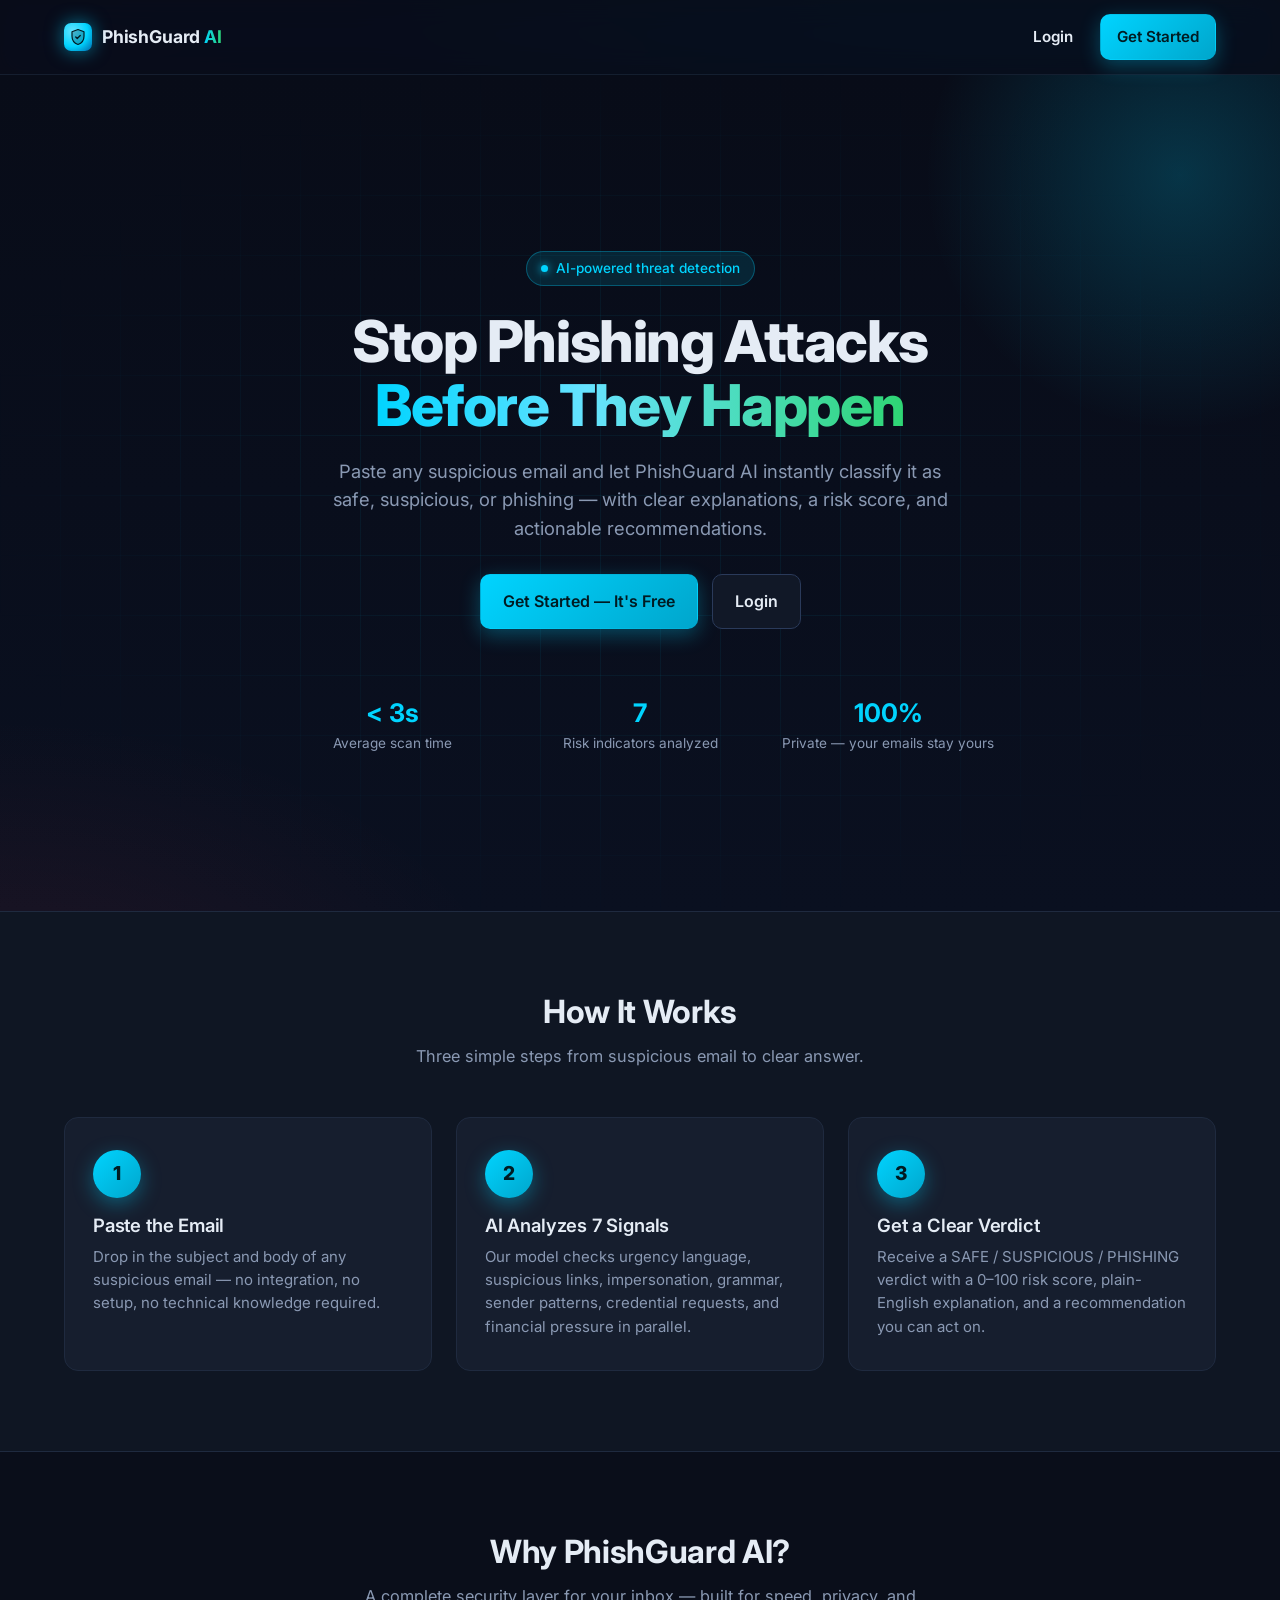
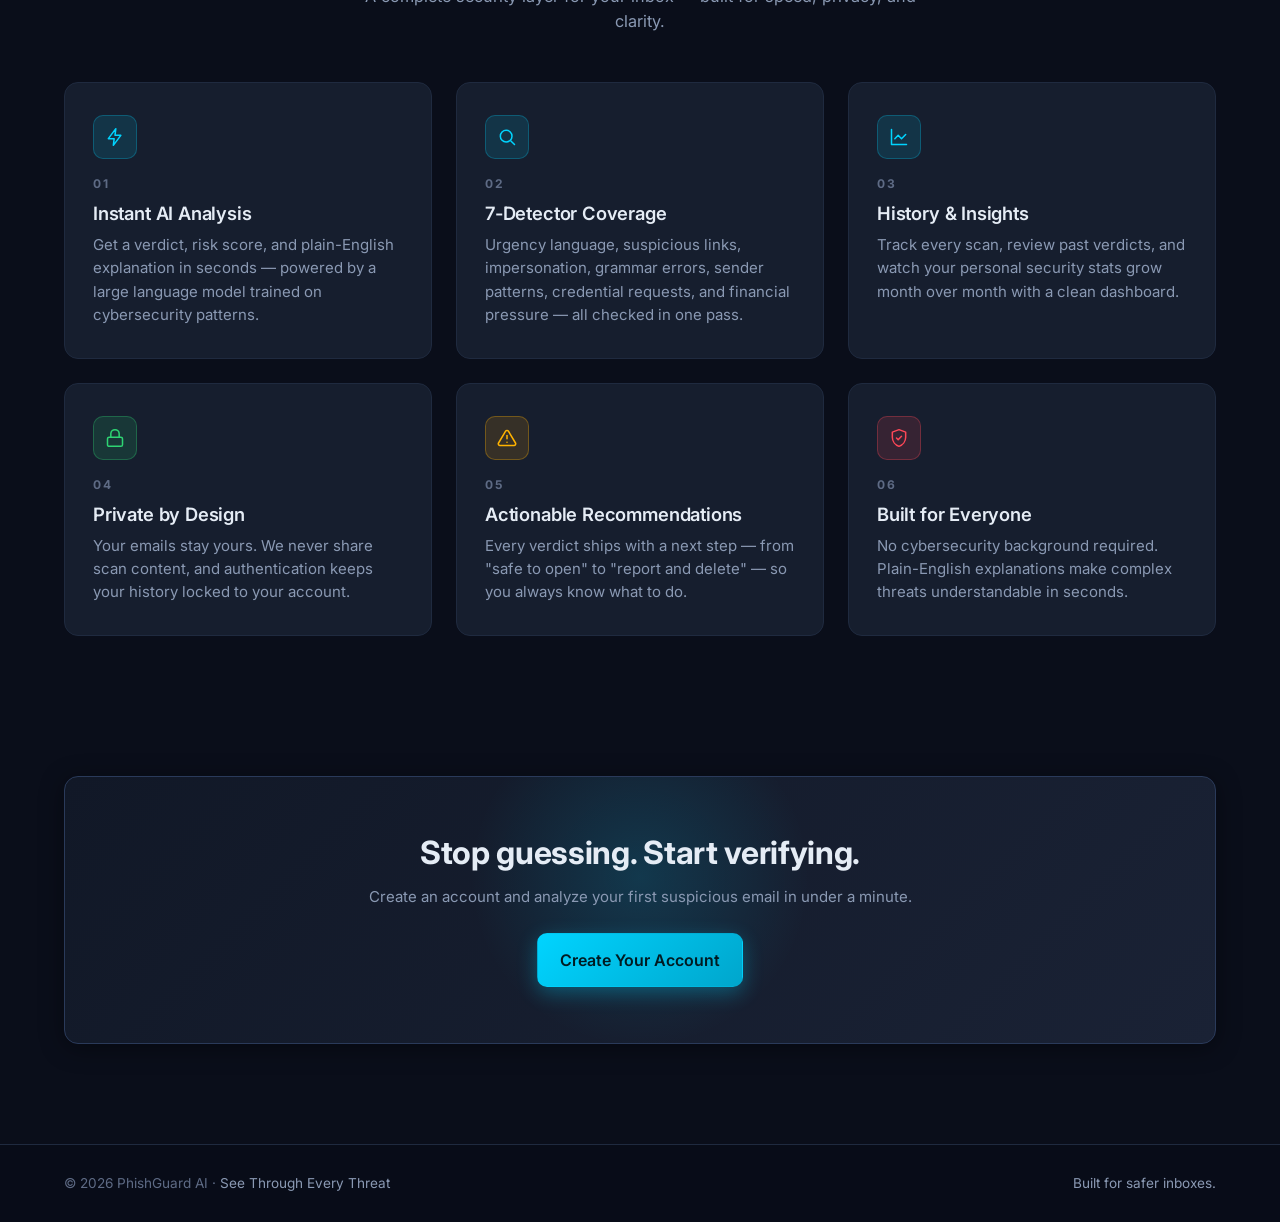
<file: frontend/index.html>
<!DOCTYPE html>
<html lang="en">
<head>
    <meta charset="UTF-8" />
    <meta name="viewport" content="width=device-width, initial-scale=1.0" />
    <title>PhishGuard AI — See Through Every Threat</title>
    <meta name="description" content="PhishGuard AI detects phishing emails with AI precision. Paste any suspicious email and get an instant verdict, risk score, and clear explanation." />
    <link rel="preconnect" href="https://fonts.googleapis.com" />
    <link rel="preconnect" href="https://fonts.gstatic.com" crossorigin />
    <link href="https://fonts.googleapis.com/css2?family=Inter:wght@400;600;700&display=swap" rel="stylesheet" />
    <link rel="stylesheet" href="/static/style.css" />
</head>
<body>
    <nav class="topnav">
        <div class="container nav-inner">
            <a href="/" class="brand">
                <span class="brand-mark" aria-hidden="true">
                    <svg viewBox="0 0 24 24" fill="none" xmlns="http://www.w3.org/2000/svg">
                        <path d="M12 2L4 5v6c0 5 3.5 9.4 8 11 4.5-1.6 8-6 8-11V5l-8-3z" fill="currentColor" opacity="0.25"/>
                        <path d="M12 2L4 5v6c0 5 3.5 9.4 8 11 4.5-1.6 8-6 8-11V5l-8-3z" stroke="currentColor" stroke-width="1.6" stroke-linejoin="round" fill="none"/>
                        <path d="M9 12l2 2 4-4" stroke="currentColor" stroke-width="1.8" stroke-linecap="round" stroke-linejoin="round" fill="none"/>
                    </svg>
                </span>
                <span class="brand-text">PhishGuard <span class="brand-accent">AI</span></span>
            </a>
            <div class="nav-actions">
                <a href="/login" class="btn btn-ghost">Login</a>
                <a href="/register" class="btn btn-primary">Get Started</a>
            </div>
        </div>
    </nav>

    <main>
        <section class="hero">
            <div class="container hero-inner">
                <div class="hero-badge">
                    <span class="dot"></span> AI-powered threat detection
                </div>
                <h1 class="hero-title">
                    Stop Phishing Attacks<br />
                    <span class="gradient-text">Before They Happen</span>
                </h1>
                <p class="hero-subtitle">
                    Paste any suspicious email and let PhishGuard AI instantly classify it as safe,
                    suspicious, or phishing — with clear explanations, a risk score, and actionable recommendations.
                </p>
                <div class="hero-cta">
                    <a href="/register" class="btn btn-primary btn-lg">Get Started — It's Free</a>
                    <a href="/login" class="btn btn-secondary btn-lg">Login</a>
                </div>

                <div class="hero-stats">
                    <div class="hero-stat">
                        <div class="hero-stat-value">&lt; 3s</div>
                        <div class="hero-stat-label">Average scan time</div>
                    </div>
                    <div class="hero-stat">
                        <div class="hero-stat-value">7</div>
                        <div class="hero-stat-label">Risk indicators analyzed</div>
                    </div>
                    <div class="hero-stat">
                        <div class="hero-stat-value">100%</div>
                        <div class="hero-stat-label">Private — your emails stay yours</div>
                    </div>
                </div>
            </div>
            <div class="hero-glow" aria-hidden="true"></div>
        </section>

        <section class="how-it-works">
            <div class="container">
                <h2 class="section-title">How It Works</h2>
                <p class="section-subtitle-center">Three simple steps from suspicious email to clear answer.</p>
                <div class="steps-grid">
                    <div class="step-card">
                        <div class="step-number">1</div>
                        <h3>Paste the Email</h3>
                        <p>Drop in the subject and body of any suspicious email — no integration, no setup, no technical knowledge required.</p>
                    </div>
                    <div class="step-card">
                        <div class="step-number">2</div>
                        <h3>AI Analyzes 7 Signals</h3>
                        <p>Our model checks urgency language, suspicious links, impersonation, grammar, sender patterns, credential requests, and financial pressure in parallel.</p>
                    </div>
                    <div class="step-card">
                        <div class="step-number">3</div>
                        <h3>Get a Clear Verdict</h3>
                        <p>Receive a SAFE / SUSPICIOUS / PHISHING verdict with a 0–100 risk score, plain-English explanation, and a recommendation you can act on.</p>
                    </div>
                </div>
            </div>
        </section>

        <section class="features">
            <div class="container">
                <h2 class="section-title">Why PhishGuard AI?</h2>
                <p class="section-subtitle-center">A complete security layer for your inbox — built for speed, privacy, and clarity.</p>
                <div class="feature-grid">
                    <div class="feature-card">
                        <div class="feature-icon">
                            <svg viewBox="0 0 24 24" width="20" height="20" fill="none" stroke="currentColor" stroke-width="1.8" stroke-linecap="round" stroke-linejoin="round"><path d="M13 2L4 14h7l-1 8 9-12h-7l1-8z"/></svg>
                        </div>
                        <div class="feature-num">01</div>
                        <h3>Instant AI Analysis</h3>
                        <p>Get a verdict, risk score, and plain-English explanation in seconds — powered by a large language model trained on cybersecurity patterns.</p>
                    </div>
                    <div class="feature-card">
                        <div class="feature-icon">
                            <svg viewBox="0 0 24 24" width="20" height="20" fill="none" stroke="currentColor" stroke-width="1.8" stroke-linecap="round" stroke-linejoin="round"><circle cx="11" cy="11" r="7"/><path d="M21 21l-4.3-4.3"/></svg>
                        </div>
                        <div class="feature-num">02</div>
                        <h3>7-Detector Coverage</h3>
                        <p>Urgency language, suspicious links, impersonation, grammar errors, sender patterns, credential requests, and financial pressure — all checked in one pass.</p>
                    </div>
                    <div class="feature-card">
                        <div class="feature-icon">
                            <svg viewBox="0 0 24 24" width="20" height="20" fill="none" stroke="currentColor" stroke-width="1.8" stroke-linecap="round" stroke-linejoin="round"><path d="M3 3v18h18"/><path d="M7 14l4-4 4 4 5-5"/></svg>
                        </div>
                        <div class="feature-num">03</div>
                        <h3>History &amp; Insights</h3>
                        <p>Track every scan, review past verdicts, and watch your personal security stats grow month over month with a clean dashboard.</p>
                    </div>
                    <div class="feature-card">
                        <div class="feature-icon success">
                            <svg viewBox="0 0 24 24" width="20" height="20" fill="none" stroke="currentColor" stroke-width="1.8" stroke-linecap="round" stroke-linejoin="round"><rect x="3" y="11" width="18" height="11" rx="2"/><path d="M7 11V7a5 5 0 0 1 10 0v4"/></svg>
                        </div>
                        <div class="feature-num">04</div>
                        <h3>Private by Design</h3>
                        <p>Your emails stay yours. We never share scan content, and authentication keeps your history locked to your account.</p>
                    </div>
                    <div class="feature-card">
                        <div class="feature-icon warning">
                            <svg viewBox="0 0 24 24" width="20" height="20" fill="none" stroke="currentColor" stroke-width="1.8" stroke-linecap="round" stroke-linejoin="round"><path d="M12 9v4"/><path d="M12 17h.01"/><path d="M10.3 3.86L1.82 18a2 2 0 0 0 1.71 3h16.94a2 2 0 0 0 1.71-3L13.71 3.86a2 2 0 0 0-3.42 0z"/></svg>
                        </div>
                        <div class="feature-num">05</div>
                        <h3>Actionable Recommendations</h3>
                        <p>Every verdict ships with a next step — from "safe to open" to "report and delete" — so you always know what to do.</p>
                    </div>
                    <div class="feature-card">
                        <div class="feature-icon danger">
                            <svg viewBox="0 0 24 24" width="20" height="20" fill="none" stroke="currentColor" stroke-width="1.8" stroke-linecap="round" stroke-linejoin="round"><path d="M12 2L4 5v6c0 5 3.5 9.4 8 11 4.5-1.6 8-6 8-11V5l-8-3z"/><path d="M9 12l2 2 4-4"/></svg>
                        </div>
                        <div class="feature-num">06</div>
                        <h3>Built for Everyone</h3>
                        <p>No cybersecurity background required. Plain-English explanations make complex threats understandable in seconds.</p>
                    </div>
                </div>
            </div>
        </section>

        <section class="cta">
            <div class="container">
                <div class="cta-card">
                    <h2>Stop guessing. Start verifying.</h2>
                    <p>Create an account and analyze your first suspicious email in under a minute.</p>
                    <a href="/register" class="btn btn-primary btn-lg">Create Your Account</a>
                </div>
            </div>
        </section>
    </main>

    <footer class="footer">
        <div class="container footer-inner">
            <span>© 2026 PhishGuard AI · <span class="footer-tag">See Through Every Threat</span></span>
            <span class="footer-tag">Built for safer inboxes.</span>
        </div>
    </footer>

    <script src="/static/app.js"></script>
</body>
</html>
</file>
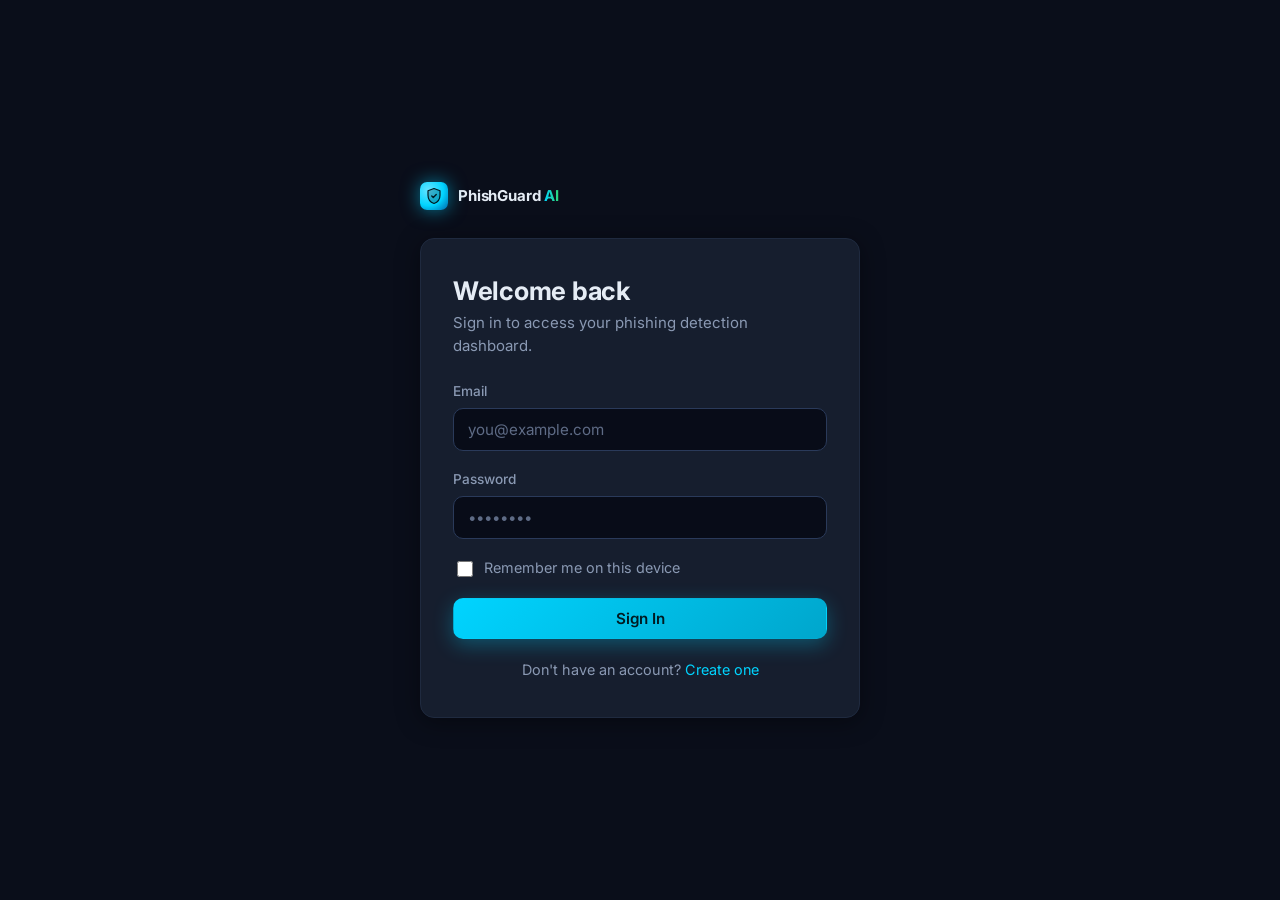
<file: frontend/login.html>
<!DOCTYPE html>
<html lang="en">
<head>
    <meta charset="UTF-8" />
    <meta name="viewport" content="width=device-width, initial-scale=1.0" />
    <title>Login — PhishGuard AI</title>
    <link rel="preconnect" href="https://fonts.googleapis.com" />
    <link rel="preconnect" href="https://fonts.gstatic.com" crossorigin />
    <link href="https://fonts.googleapis.com/css2?family=Inter:wght@400;600;700&display=swap" rel="stylesheet" />
    <link rel="stylesheet" href="/static/style.css" />
</head>
<body class="auth-body">
    <div class="auth-shell">
        <a href="/" class="auth-brand">
            <span class="brand-mark" aria-hidden="true">
                <svg viewBox="0 0 24 24" fill="none" xmlns="http://www.w3.org/2000/svg">
                    <path d="M12 2L4 5v6c0 5 3.5 9.4 8 11 4.5-1.6 8-6 8-11V5l-8-3z" fill="currentColor" opacity="0.25"/>
                    <path d="M12 2L4 5v6c0 5 3.5 9.4 8 11 4.5-1.6 8-6 8-11V5l-8-3z" stroke="currentColor" stroke-width="1.6" stroke-linejoin="round" fill="none"/>
                    <path d="M9 12l2 2 4-4" stroke="currentColor" stroke-width="1.8" stroke-linecap="round" stroke-linejoin="round" fill="none"/>
                </svg>
            </span>
            <span class="brand-text">PhishGuard <span class="brand-accent">AI</span></span>
        </a>
        <div class="auth-card">
            <h1>Welcome back</h1>
            <p class="auth-subtitle">Sign in to access your phishing detection dashboard.</p>

            <div id="alert" class="alert hidden" role="alert"></div>

            <form id="login-form" class="form" novalidate>
                <div class="form-group">
                    <label for="email">Email</label>
                    <input type="email" id="email" name="email" required autocomplete="email" placeholder="you@example.com" />
                </div>
                <div class="form-group">
                    <label for="password">Password</label>
                    <input type="password" id="password" name="password" required autocomplete="current-password" placeholder="••••••••" />
                </div>
                <label class="checkbox-row">
                    <input type="checkbox" id="remember" name="remember" />
                    <span>Remember me on this device</span>
                </label>
                <button type="submit" class="btn btn-primary btn-block" id="submit-btn">
                    <span class="btn-label">Sign In</span>
                    <span class="btn-spinner hidden"></span>
                </button>
            </form>

            <p class="auth-foot">
                Don't have an account? <a href="/register">Create one</a>
            </p>
        </div>
    </div>

    <script src="/static/app.js"></script>
    <script>
        const form = document.getElementById('login-form');
        const alertBox = document.getElementById('alert');
        const submitBtn = document.getElementById('submit-btn');
        const btnLabel = submitBtn.querySelector('.btn-label');
        const btnSpinner = submitBtn.querySelector('.btn-spinner');
        const remember = document.getElementById('remember');

        const rememberedEmail = localStorage.getItem('phishguard_remember_email');
        if (rememberedEmail) {
            document.getElementById('email').value = rememberedEmail;
            remember.checked = true;
        }

        if (getToken()) {
            window.location.href = '/dashboard';
        }

        form.addEventListener('submit', async (e) => {
            e.preventDefault();
            showAlert(alertBox, '', '');

            const email = document.getElementById('email').value.trim();
            const password = document.getElementById('password').value;

            if (!email || !password) {
                showAlert(alertBox, 'Please enter both email and password.', 'error');
                return;
            }

            setLoading(submitBtn, btnLabel, btnSpinner, true);

            try {
                const data = await apiFetch('/api/auth/login', {
                    method: 'POST',
                    headers: { 'Content-Type': 'application/json' },
                    body: JSON.stringify({ email, password }),
                });
                setToken(data.access_token);
                if (remember.checked) {
                    localStorage.setItem('phishguard_remember_email', email);
                } else {
                    localStorage.removeItem('phishguard_remember_email');
                }
                showAlert(alertBox, 'Login successful — redirecting...', 'success');
                setTimeout(() => { window.location.href = '/dashboard'; }, 400);
            } catch (err) {
                showAlert(alertBox, err.message || 'Login failed. Please try again.', 'error');
            } finally {
                setLoading(submitBtn, btnLabel, btnSpinner, false);
            }
        });
    </script>
</body>
</html>
</file>
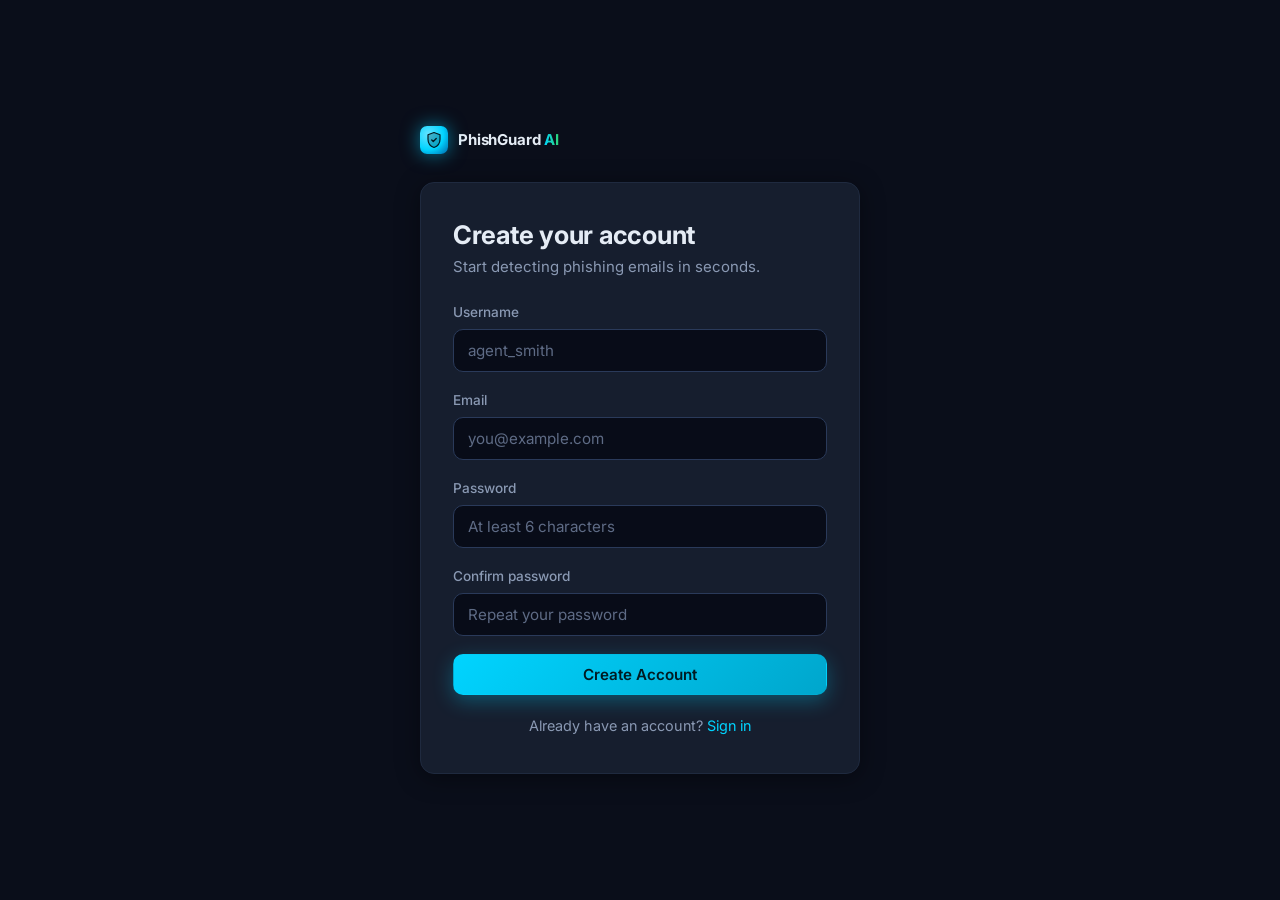
<file: frontend/register.html>
<!DOCTYPE html>
<html lang="en">
<head>
    <meta charset="UTF-8" />
    <meta name="viewport" content="width=device-width, initial-scale=1.0" />
    <title>Create Account — PhishGuard AI</title>
    <link rel="preconnect" href="https://fonts.googleapis.com" />
    <link rel="preconnect" href="https://fonts.gstatic.com" crossorigin />
    <link href="https://fonts.googleapis.com/css2?family=Inter:wght@400;600;700&display=swap" rel="stylesheet" />
    <link rel="stylesheet" href="/static/style.css" />
</head>
<body class="auth-body">
    <div class="auth-shell">
        <a href="/" class="auth-brand">
            <span class="brand-mark" aria-hidden="true">
                <svg viewBox="0 0 24 24" fill="none" xmlns="http://www.w3.org/2000/svg">
                    <path d="M12 2L4 5v6c0 5 3.5 9.4 8 11 4.5-1.6 8-6 8-11V5l-8-3z" fill="currentColor" opacity="0.25"/>
                    <path d="M12 2L4 5v6c0 5 3.5 9.4 8 11 4.5-1.6 8-6 8-11V5l-8-3z" stroke="currentColor" stroke-width="1.6" stroke-linejoin="round" fill="none"/>
                    <path d="M9 12l2 2 4-4" stroke="currentColor" stroke-width="1.8" stroke-linecap="round" stroke-linejoin="round" fill="none"/>
                </svg>
            </span>
            <span class="brand-text">PhishGuard <span class="brand-accent">AI</span></span>
        </a>
        <div class="auth-card">
            <h1>Create your account</h1>
            <p class="auth-subtitle">Start detecting phishing emails in seconds.</p>

            <div id="alert" class="alert hidden" role="alert"></div>

            <form id="register-form" class="form" novalidate>
                <div class="form-group">
                    <label for="username">Username</label>
                    <input type="text" id="username" name="username" required minlength="3" maxlength="80" autocomplete="username" placeholder="agent_smith" />
                </div>
                <div class="form-group">
                    <label for="email">Email</label>
                    <input type="email" id="email" name="email" required autocomplete="email" placeholder="you@example.com" />
                </div>
                <div class="form-group">
                    <label for="password">Password</label>
                    <input type="password" id="password" name="password" required minlength="6" autocomplete="new-password" placeholder="At least 6 characters" />
                </div>
                <div class="form-group">
                    <label for="confirm">Confirm password</label>
                    <input type="password" id="confirm" name="confirm" required minlength="6" autocomplete="new-password" placeholder="Repeat your password" />
                </div>
                <button type="submit" class="btn btn-primary btn-block" id="submit-btn">
                    <span class="btn-label">Create Account</span>
                    <span class="btn-spinner hidden"></span>
                </button>
            </form>

            <p class="auth-foot">
                Already have an account? <a href="/login">Sign in</a>
            </p>
        </div>
    </div>

    <script src="/static/app.js"></script>
    <script>
        const form = document.getElementById('register-form');
        const alertBox = document.getElementById('alert');
        const submitBtn = document.getElementById('submit-btn');
        const btnLabel = submitBtn.querySelector('.btn-label');
        const btnSpinner = submitBtn.querySelector('.btn-spinner');

        if (getToken()) {
            window.location.href = '/dashboard';
        }

        form.addEventListener('submit', async (e) => {
            e.preventDefault();
            showAlert(alertBox, '', '');

            const username = document.getElementById('username').value.trim();
            const email = document.getElementById('email').value.trim();
            const password = document.getElementById('password').value;
            const confirm = document.getElementById('confirm').value;

            if (username.length < 3) {
                showAlert(alertBox, 'Username must be at least 3 characters long.', 'error');
                return;
            }
            if (!/^[^\s@]+@[^\s@]+\.[^\s@]+$/.test(email)) {
                showAlert(alertBox, 'Please enter a valid email address.', 'error');
                return;
            }
            if (password.length < 6) {
                showAlert(alertBox, 'Password must be at least 6 characters long.', 'error');
                return;
            }
            if (password !== confirm) {
                showAlert(alertBox, 'Passwords do not match.', 'error');
                return;
            }

            setLoading(submitBtn, btnLabel, btnSpinner, true);

            try {
                const data = await apiFetch('/api/auth/register', {
                    method: 'POST',
                    headers: { 'Content-Type': 'application/json' },
                    body: JSON.stringify({ username, email, password }),
                });
                setToken(data.access_token);
                showAlert(alertBox, 'Account created — redirecting...', 'success');
                setTimeout(() => { window.location.href = '/dashboard'; }, 400);
            } catch (err) {
                showAlert(alertBox, err.message || 'Could not create account. Please try again.', 'error');
            } finally {
                setLoading(submitBtn, btnLabel, btnSpinner, false);
            }
        });
    </script>
</body>
</html>
</file>
<file: static/style.css>
/* =============================================================
   PhishGuard AI — Global Stylesheet
   Dark cybersecurity theme, no external CSS frameworks.
   ============================================================= */

:root {
    /* Legacy tokens (kept for backward compatibility) */
    --bg: #0a0e1a;
    --bg-elev: #0f1422;
    --surface: #111827;
    --surface-2: #1a2235;
    --border: #1f2a3f;
    --border-strong: #2a3a5a;
    --text: #e5ecf5;
    --text-muted: #8a99b3;
    --text-dim: #5e6b85;
    --primary: #00d4ff;
    --primary-dim: #00a6cc;
    --primary-soft: rgba(0, 212, 255, 0.12);
    --danger: #ff4757;
    --danger-soft: rgba(255, 71, 87, 0.14);
    --warning: #ffa502;
    --warning-soft: rgba(255, 165, 2, 0.14);
    --success: #2ed573;
    --success-soft: rgba(46, 213, 115, 0.14);
    --radius-sm: 6px;
    --radius-lg: 14px;
    --shadow-glow: 0 0 40px rgba(0, 212, 255, 0.18);

    /* PhishGuard Design System */
    --bg-primary: #080c18;
    --bg-surface: #0f1623;
    --bg-elevated: #161e2e;
    --accent: #00d4ff;
    --warning: #ffb300;
    --text-primary: #f1f5f9;
    --text-secondary: #94a3b8;
    --radius: 10px;
    --shadow: 0 4px 24px rgba(0, 0, 0, 0.4);
    --transition: 0.18s ease;

    --font: 'Inter', system-ui, -apple-system, BlinkMacSystemFont, 'Segoe UI', Roboto, Helvetica, Arial, sans-serif;
}

* { box-sizing: border-box; }
*::before, *::after { box-sizing: border-box; }

html, body { height: 100%; }

body {
    margin: 0;
    background: var(--bg);
    color: var(--text);
    font-family: var(--font);
    font-size: 15px;
    line-height: 1.55;
    -webkit-font-smoothing: antialiased;
    -moz-osx-font-smoothing: grayscale;
    background-image:
        radial-gradient(1200px 600px at 80% -10%, rgba(0, 212, 255, 0.08), transparent 60%),
        radial-gradient(900px 500px at -10% 30%, rgba(255, 71, 87, 0.05), transparent 60%);
    background-attachment: fixed;
}

a { color: var(--primary); text-decoration: none; transition: color var(--transition); }
a:hover { color: #66e3ff; }

h1, h2, h3, h4 { margin: 0 0 0.5em; line-height: 1.25; letter-spacing: -0.01em; }
h1 { font-size: 2.2rem; font-weight: 700; }
h2 { font-size: 1.6rem; font-weight: 700; }
h3 { font-size: 1.15rem; font-weight: 600; }

p { margin: 0 0 0.75em; color: var(--text-muted); }
.muted { color: var(--text-muted); font-size: 0.9rem; }

.container { width: 100%; max-width: 1200px; margin: 0 auto; padding: 0 24px; }

.hidden { display: none !important; }

/* =============================================================
   Top nav (landing)
   ============================================================= */
.topnav {
    position: sticky; top: 0; z-index: 50;
    background: rgba(8, 12, 24, 0.75);
    backdrop-filter: saturate(180%) blur(14px);
    -webkit-backdrop-filter: saturate(180%) blur(14px);
    border-bottom: 1px solid rgba(31, 42, 63, 0.6);
    transition: background var(--transition), border-color var(--transition);
}
.nav-inner {
    display: flex; align-items: center; justify-content: space-between;
    padding: 14px 24px; max-width: 1200px; margin: 0 auto;
}
.brand {
    display: inline-flex; align-items: center; gap: 10px;
    font-weight: 700; color: var(--text); font-size: 1.1rem;
}
.brand:hover { color: var(--text); }
.brand-mark {
    width: 28px; height: 28px; border-radius: 7px;
    background:
        radial-gradient(circle at 30% 30%, #66e3ff, var(--primary) 55%, #0066aa 100%);
    box-shadow: 0 0 18px rgba(0, 212, 255, 0.55);
    position: relative;
    display: inline-flex; align-items: center; justify-content: center;
    color: #001b22;
    transition: transform var(--transition), box-shadow var(--transition);
}
.brand:hover .brand-mark { transform: rotate(-6deg) scale(1.05); box-shadow: 0 0 24px rgba(0, 212, 255, 0.7); }
.brand-mark svg { width: 18px; height: 18px; display: block; }
.brand-text { letter-spacing: -0.01em; }
.brand-accent {
    background: linear-gradient(90deg, var(--primary), #2ed573);
    -webkit-background-clip: text; background-clip: text; color: transparent;
    font-weight: 700;
}

.nav-actions { display: flex; gap: 10px; align-items: center; }

/* Hamburger button (mobile) */
.hamburger {
    display: none;
    background: transparent; border: 1px solid var(--border-strong);
    color: var(--text); width: 40px; height: 40px; border-radius: var(--radius);
    cursor: pointer; padding: 0; align-items: center; justify-content: center;
    transition: all var(--transition);
}
.hamburger:hover { background: var(--surface); border-color: var(--primary); }
.hamburger svg { width: 22px; height: 22px; }

/* =============================================================
   Buttons
   ============================================================= */
.btn {
    display: inline-flex; align-items: center; justify-content: center;
    gap: 8px; padding: 10px 16px; border-radius: var(--radius);
    font-family: inherit; font-size: 0.95rem; font-weight: 600;
    border: 1px solid transparent; cursor: pointer;
    transition: transform var(--transition), box-shadow var(--transition),
                background var(--transition), color var(--transition), border-color var(--transition);
    user-select: none; white-space: nowrap;
    background: transparent; color: var(--text);
    text-decoration: none;
}
.btn:disabled { opacity: 0.6; cursor: not-allowed; transform: none !important; box-shadow: none !important; }
.btn:focus-visible {
    outline: none;
    box-shadow: 0 0 0 3px rgba(0, 212, 255, 0.35);
}
.btn-lg { padding: 14px 22px; font-size: 1rem; }
.btn-sm { padding: 7px 12px; font-size: 0.85rem; }
.btn-block { width: 100%; }

.btn-primary {
    background: linear-gradient(135deg, var(--primary), var(--primary-dim));
    color: #001b22; box-shadow: 0 6px 20px rgba(0, 212, 255, 0.3);
}
.btn-primary:hover { transform: translateY(-1px); box-shadow: 0 8px 28px rgba(0, 212, 255, 0.5); color: #001b22; }
.btn-primary:active { transform: translateY(0); }
.btn-primary:focus-visible { box-shadow: 0 0 0 3px rgba(0, 212, 255, 0.35), 0 8px 28px rgba(0, 212, 255, 0.45); }

.btn-secondary {
    background: var(--surface); color: var(--text); border-color: var(--border-strong);
}
.btn-secondary:hover { background: var(--surface-2); border-color: var(--primary); color: var(--text); transform: translateY(-1px); }
.btn-secondary:focus-visible { box-shadow: 0 0 0 3px rgba(0, 212, 255, 0.35); }

.btn-ghost { background: transparent; color: var(--text); }
.btn-ghost:hover { background: var(--surface); color: var(--text); }

.btn-danger {
    background: var(--danger); color: white;
}
.btn-danger:hover { background: #ff5e6c; color: white; transform: translateY(-1px); }

.btn-spinner {
    width: 14px; height: 14px;
    border: 2px solid currentColor; border-top-color: transparent;
    border-radius: 50%; animation: spin 0.7s linear infinite; display: inline-block;
}

/* Pulsing button (used for scan button while loading) */
.btn.is-pulsing { animation: btnPulse 1.2s ease-in-out infinite; }
@keyframes btnPulse {
    0%, 100% { box-shadow: 0 0 0 0 rgba(0, 212, 255, 0.5), 0 6px 20px rgba(0, 212, 255, 0.3); }
    50% { box-shadow: 0 0 0 10px rgba(0, 212, 255, 0), 0 6px 20px rgba(0, 212, 255, 0.45); }
}

/* =============================================================
   Hero
   ============================================================= */
.hero {
    position: relative; padding: 120px 0 100px; overflow: hidden;
    min-height: calc(100vh - 64px);
    display: flex; align-items: center;
    background:
        radial-gradient(1200px 700px at 80% 0%, rgba(0, 212, 255, 0.16), transparent 60%),
        radial-gradient(900px 600px at 0% 60%, rgba(255, 71, 87, 0.10), transparent 60%),
        radial-gradient(700px 500px at 50% 100%, rgba(46, 213, 115, 0.08), transparent 60%),
        linear-gradient(180deg, #080c18 0%, #0a1020 100%);
    background-size: 200% 200%, 200% 200%, 200% 200%, 100% 100%;
    animation: heroGradient 18s ease-in-out infinite;
}
@keyframes heroGrid {
    0% { background-position: 0 0, 0 0; }
    100% { background-position: 60px 60px, 60px 60px; }
}
@keyframes heroGradient {
    0%, 100% { background-position: 0% 0%, 0% 0%, 50% 100%, 0% 0%; }
    50% { background-position: 100% 50%, 50% 100%, 0% 0%, 0% 0%; }
}
.hero::before {
    content: ""; position: absolute; inset: 0; z-index: 1; pointer-events: none;
    background-image:
        linear-gradient(rgba(0, 212, 255, 0.06) 1px, transparent 1px),
        linear-gradient(90deg, rgba(0, 212, 255, 0.06) 1px, transparent 1px);
    background-size: 60px 60px;
    mask-image: radial-gradient(ellipse at center, black 30%, transparent 75%);
    -webkit-mask-image: radial-gradient(ellipse at center, black 30%, transparent 75%);
    animation: heroGrid 20s linear infinite;
}
.hero-inner { text-align: center; position: relative; z-index: 2; width: 100%; }
.hero-badge {
    display: inline-flex; align-items: center; gap: 8px;
    background: var(--primary-soft); color: var(--primary);
    padding: 6px 14px; border-radius: 999px; font-size: 0.85rem; font-weight: 500;
    border: 1px solid rgba(0, 212, 255, 0.3); margin-bottom: 24px;
}
.hero-badge .dot {
    width: 7px; height: 7px; border-radius: 50%; background: var(--primary);
    box-shadow: 0 0 8px var(--primary); animation: pulse 2s infinite;
}
.hero-title { font-size: 3.6rem; font-weight: 800; margin-bottom: 20px; letter-spacing: -0.025em; line-height: 1.1; }
.gradient-text {
    background: linear-gradient(90deg, #00d4ff, #66e3ff 40%, #2ed573);
    -webkit-background-clip: text; background-clip: text; color: transparent;
    display: inline-block;
}
.hero-subtitle { font-size: 1.15rem; color: var(--text-muted); max-width: 640px; margin: 0 auto 32px; }
.hero-cta { display: flex; gap: 14px; justify-content: center; flex-wrap: wrap; margin-bottom: 64px; }
.hero-stats {
    display: grid; grid-template-columns: repeat(3, 1fr); gap: 24px;
    max-width: 720px; margin: 0 auto;
}
.hero-stat { text-align: center; }
.hero-stat-value { font-size: 1.6rem; font-weight: 700; color: var(--primary); }
.hero-stat-label { font-size: 0.85rem; color: var(--text-muted); }
.hero-glow {
    position: absolute; top: -200px; right: -200px; width: 600px; height: 600px;
    background: radial-gradient(circle, rgba(0, 212, 255, 0.20), transparent 60%);
    z-index: 1; pointer-events: none;
    animation: heroGlowFloat 10s ease-in-out infinite;
}
@keyframes heroGlowFloat {
    0%, 100% { transform: translate(0, 0); }
    50% { transform: translate(-30px, 30px); }
}

/* =============================================================
   Features & CTA
   ============================================================= */
.features { padding: 80px 0; }
.section-title { text-align: center; font-size: 2rem; margin-bottom: 12px; }
.section-subtitle-center {
    text-align: center; color: var(--text-muted); max-width: 580px; margin: 0 auto 48px; font-size: 1.02rem;
}
.feature-grid {
    display: grid; grid-template-columns: repeat(3, 1fr); gap: 24px;
}
.feature-card {
    background: var(--bg-elevated); border: 1px solid var(--border);
    border-radius: var(--radius-lg); padding: 32px 28px;
    transition: transform var(--transition), border-color var(--transition), box-shadow var(--transition);
    position: relative; overflow: hidden;
}
.feature-card::before {
    content: ""; position: absolute; top: 0; left: 0; right: 0; height: 2px;
    background: linear-gradient(90deg, transparent, var(--primary), transparent);
    opacity: 0; transition: opacity var(--transition);
}
.feature-card:hover {
    transform: translateY(-4px); border-color: rgba(0, 212, 255, 0.4);
    box-shadow: var(--shadow-glow);
}
.feature-card:hover::before { opacity: 1; }
.feature-icon {
    width: 44px; height: 44px; border-radius: 10px;
    display: inline-flex; align-items: center; justify-content: center;
    background: var(--primary-soft); color: var(--primary);
    font-size: 1.2rem; margin-bottom: 16px;
    border: 1px solid rgba(0, 212, 255, 0.25);
}
.feature-icon.danger { background: var(--danger-soft); color: var(--danger); border-color: rgba(255, 71, 87, 0.3); }
.feature-icon.warning { background: var(--warning-soft); color: var(--warning); border-color: rgba(255, 179, 0, 0.3); }
.feature-icon.success { background: var(--success-soft); color: var(--success); border-color: rgba(46, 213, 115, 0.3); }
.feature-card .feature-num {
    font-size: 0.75rem; font-weight: 700; color: var(--text-dim);
    letter-spacing: 0.15em; margin-bottom: 8px;
}
.feature-card h3 { color: var(--text); margin-bottom: 8px; }
.feature-card p { margin: 0; }

/* How It Works */
.how-it-works { padding: 80px 0; background: var(--bg-surface); border-top: 1px solid var(--border); border-bottom: 1px solid var(--border); }
.steps-grid {
    display: grid; grid-template-columns: repeat(3, 1fr); gap: 24px; position: relative;
}
.step-card {
    background: var(--bg-elevated); border: 1px solid var(--border);
    border-radius: var(--radius-lg); padding: 32px 28px; position: relative;
    transition: transform var(--transition), border-color var(--transition);
}
.step-card:hover { transform: translateY(-2px); border-color: var(--primary); }
.step-number {
    width: 48px; height: 48px; border-radius: 50%;
    display: inline-flex; align-items: center; justify-content: center;
    background: linear-gradient(135deg, var(--primary), var(--primary-dim));
    color: #001b22; font-weight: 800; font-size: 1.2rem;
    margin-bottom: 16px; box-shadow: 0 6px 20px rgba(0, 212, 255, 0.35);
}
.step-card h3 { margin-bottom: 8px; }
.step-card p { margin: 0; }

.cta { padding: 60px 0 100px; }
.cta-card {
    background: linear-gradient(135deg, var(--surface) 0%, var(--surface-2) 100%);
    border: 1px solid var(--border-strong); border-radius: var(--radius-lg);
    padding: 56px 32px; text-align: center;
    box-shadow: var(--shadow);
    position: relative; overflow: hidden;
}
.cta-card::before {
    content: ""; position: absolute; top: -100px; left: 50%; transform: translateX(-50%);
    width: 400px; height: 400px; border-radius: 50%;
    background: radial-gradient(circle, rgba(0, 212, 255, 0.15), transparent 60%);
    pointer-events: none;
}
.cta-card > * { position: relative; z-index: 1; }
.cta-card h2 { font-size: 2rem; margin-bottom: 12px; }
.cta-card p { margin-bottom: 24px; }

/* =============================================================
   Footer
   ============================================================= */
.footer {
    border-top: 1px solid var(--border);
    padding: 28px 0; background: var(--bg-primary);
}
.footer-inner {
    display: flex; justify-content: space-between; align-items: center;
    color: var(--text-dim); font-size: 0.85rem; gap: 16px; flex-wrap: wrap;
}
.footer-tag { color: var(--text-muted); }

/* =============================================================
   Auth pages
   ============================================================= */
.auth-body {
    min-height: 100vh; display: flex; align-items: center; justify-content: center;
    padding: 32px 16px; background: var(--bg);
}
.auth-shell { width: 100%; max-width: 440px; }
.auth-brand {
    display: inline-flex; align-items: center; gap: 10px;
    margin-bottom: 28px; font-weight: 700; color: var(--text);
}
.auth-card {
    background: var(--bg-elevated); border: 1px solid var(--border);
    border-radius: var(--radius-lg); padding: 36px 32px; box-shadow: var(--shadow);
}
.auth-card h1 { font-size: 1.6rem; margin-bottom: 4px; }
.auth-subtitle { color: var(--text-muted); margin-bottom: 24px; }
.auth-foot { text-align: center; color: var(--text-muted); font-size: 0.9rem; margin: 20px 0 0; }

/* =============================================================
   Forms
   ============================================================= */
.form { display: flex; flex-direction: column; gap: 18px; }
.form-group { display: flex; flex-direction: column; gap: 6px; }
.form-group label { font-size: 0.85rem; color: var(--text-muted); font-weight: 500; }
.form-group input,
.form-group textarea,
.form-group select {
    background: var(--bg-primary); border: 1px solid var(--border-strong);
    color: var(--text); padding: 11px 14px; border-radius: var(--radius);
    font-family: inherit; font-size: 0.95rem;
    transition: border-color var(--transition), box-shadow var(--transition), background var(--transition);
    width: 100%;
}
.form-group input::placeholder,
.form-group textarea::placeholder { color: var(--text-dim); }
.form-group input:focus,
.form-group textarea:focus,
.form-group select:focus {
    outline: none; border-color: var(--primary);
    box-shadow: 0 0 0 3px rgba(0, 212, 255, 0.25);
    background: var(--bg-surface);
}
.form-group input:hover:not(:focus),
.form-group textarea:hover:not(:focus),
.form-group select:hover:not(:focus) { border-color: rgba(0, 212, 255, 0.4); }
.form-group textarea { resize: vertical; min-height: 180px; font-family: 'JetBrains Mono', Menlo, monospace; font-size: 0.9rem; }

.checkbox-row {
    display: inline-flex; align-items: center; gap: 8px; color: var(--text-muted);
    font-size: 0.9rem; cursor: pointer;
}
.checkbox-row input { width: 16px; height: 16px; accent-color: var(--primary); }

.alert {
    padding: 12px 14px; border-radius: var(--radius); margin-bottom: 16px;
    font-size: 0.9rem; border: 1px solid transparent;
}
.alert.error { background: var(--danger-soft); border-color: rgba(255, 71, 87, 0.35); color: #ff8a94; }
.alert.success { background: var(--success-soft); border-color: rgba(46, 213, 115, 0.35); color: #6ee2a3; }
.alert.info { background: var(--primary-soft); border-color: rgba(0, 212, 255, 0.35); color: #66e3ff; }

/* =============================================================
   Dashboard layout
   ============================================================= */
.dashboard-body { background: var(--bg); min-height: 100vh; }

.topbar {
    background: rgba(8, 12, 24, 0.78); backdrop-filter: saturate(180%) blur(14px);
    -webkit-backdrop-filter: saturate(180%) blur(14px);
    border-bottom: 1px solid rgba(31, 42, 63, 0.6);
    position: sticky; top: 0; z-index: 50;
}
.topbar-inner {
    display: flex; align-items: center; justify-content: space-between;
    padding: 12px 24px; max-width: 1400px; margin: 0 auto;
}
.topbar-right { display: flex; align-items: center; gap: 10px; }
.user-pill {
    display: inline-flex; align-items: center; gap: 10px;
    padding: 6px 12px 6px 6px; background: var(--surface);
    border: 1px solid var(--border); border-radius: 999px;
    font-size: 0.9rem; color: var(--text);
}
.user-avatar {
    width: 30px; height: 30px; border-radius: 50%;
    background: linear-gradient(135deg, var(--primary), var(--primary-dim));
    color: #001b22; display: inline-flex; align-items: center; justify-content: center;
    font-weight: 700; font-size: 0.85rem;
}

.layout {
    display: grid; grid-template-columns: 240px 1fr;
    max-width: 1400px; margin: 0 auto; gap: 0; min-height: calc(100vh - 65px);
}

.sidebar {
    background: var(--bg-elev); border-right: 1px solid var(--border);
    padding: 24px 16px; display: flex; flex-direction: column; gap: 4px;
}
.nav-item {
    display: flex; align-items: center; gap: 12px;
    padding: 11px 14px; background: transparent; border: 1px solid transparent;
    color: var(--text-muted); border-radius: var(--radius); font-family: inherit;
    font-size: 0.95rem; cursor: pointer; text-align: left;
    transition: all var(--transition);
}
.nav-item:hover { background: var(--surface); color: var(--text); }
.nav-item.active {
    background: var(--primary-soft); color: var(--primary);
    border-color: rgba(0, 212, 255, 0.35);
}
.nav-icon { font-size: 1.1rem; }
.sidebar-foot { margin-top: auto; padding-top: 16px; border-top: 1px solid var(--border); }
.sidebar-link {
    display: block; padding: 10px 14px; color: var(--text-muted);
    border-radius: var(--radius); font-size: 0.9rem;
}
.sidebar-link:hover { background: var(--surface); color: var(--text); }

.content { padding: 32px 32px 64px; min-width: 0; }
.view-header { margin-bottom: 24px; }
.view-header h1 { font-size: 1.8rem; margin-bottom: 4px; }
.view-header p { color: var(--text-muted); }

.view.hidden { display: none; }
.view.active { display: block; }

.settings-content { max-width: 800px; margin: 0 auto; }

/* =============================================================
   Card
   ============================================================= */
.card {
    background: var(--bg-elevated); border: 1px solid var(--border);
    border-radius: var(--radius-lg); padding: 24px; box-shadow: var(--shadow);
    transition: border-color var(--transition), transform var(--transition);
}
.grid-2 { display: grid; grid-template-columns: 1fr 1fr; gap: 24px; align-items: start; }

/* =============================================================
   Results panel
   ============================================================= */
.placeholder {
    text-align: center; padding: 48px 24px; color: var(--text-muted);
}
.placeholder-icon { font-size: 3rem; margin-bottom: 12px; opacity: 0.6; }
.placeholder h3 { color: var(--text); margin-bottom: 6px; }

.loading { text-align: center; padding: 64px 24px; }
.spinner {
    width: 48px; height: 48px; margin: 0 auto 16px;
    border: 3px solid var(--border); border-top-color: var(--primary);
    border-radius: 50%; animation: spin 0.8s linear infinite;
}

.verdict-row {
    display: flex; justify-content: space-between; align-items: center;
    margin-bottom: 24px; gap: 24px; flex-wrap: wrap;
}
.verdict-badge {
    font-size: 1.3rem; font-weight: 800; letter-spacing: 0.05em;
    padding: 12px 24px; border-radius: var(--radius);
    text-transform: uppercase; border: 2px solid transparent;
}
.verdict-badge.SAFE { background: var(--success-soft); color: var(--success); border-color: rgba(46, 213, 115, 0.45); }
.verdict-badge.SUSPICIOUS { background: var(--warning-soft); color: var(--warning); border-color: rgba(255, 165, 2, 0.45); }
.verdict-badge.PHISHING { background: var(--danger-soft); color: var(--danger); border-color: rgba(255, 71, 87, 0.45); }

.risk-circle { position: relative; width: 120px; height: 120px; }
.risk-circle svg { width: 100%; height: 100%; transform: rotate(-90deg); }
.risk-track { fill: none; stroke: var(--border); stroke-width: 8; }
.risk-progress {
    fill: none; stroke: var(--primary); stroke-width: 8;
    stroke-linecap: round;
    stroke-dasharray: 326.7;
    stroke-dashoffset: 326.7;
    transition: stroke-dashoffset 1.2s ease, stroke 0.3s ease;
}
.risk-circle.low .risk-progress { stroke: var(--success); }
.risk-circle.med .risk-progress { stroke: var(--warning); }
.risk-circle.high .risk-progress { stroke: var(--danger); }
.risk-text {
    position: absolute; inset: 0; display: flex; flex-direction: column;
    align-items: center; justify-content: center;
}
.risk-score { font-size: 2rem; font-weight: 800; color: var(--text); line-height: 1; }
.risk-label { font-size: 0.7rem; color: var(--text-muted); text-transform: uppercase; letter-spacing: 0.1em; }

.summary {
    background: var(--bg-elev); border: 1px solid var(--border);
    border-left: 3px solid var(--primary); border-radius: var(--radius);
    padding: 14px 16px; margin-bottom: 20px; color: var(--text);
}

.section-subtitle {
    font-size: 0.85rem; text-transform: uppercase; letter-spacing: 0.1em;
    color: var(--text-muted); margin: 16px 0 10px; font-weight: 600;
}

.indicators-grid {
    display: grid; grid-template-columns: repeat(2, 1fr); gap: 8px;
    margin-bottom: 20px;
}
.indicator-pill {
    display: flex; align-items: center; gap: 8px;
    padding: 10px 12px; border-radius: var(--radius);
    background: var(--bg-elev); border: 1px solid var(--border);
    font-size: 0.88rem;
}
.indicator-pill.on { color: var(--danger); border-color: rgba(255, 71, 87, 0.35); background: var(--danger-soft); }
.indicator-pill.off { color: var(--success); border-color: rgba(46, 213, 115, 0.2); background: var(--success-soft); }
.indicator-pill .ico { font-weight: 800; }

.recommendation {
    background: var(--primary-soft); border: 1px solid rgba(0, 212, 255, 0.35);
    border-radius: var(--radius); padding: 14px 16px; margin-bottom: 16px;
    color: #b8eaff; font-size: 0.92rem;
}
.recommendation::before { content: "💡 Recommendation: "; font-weight: 700; color: var(--primary); }

.tech-details {
    background: var(--bg-elev); border: 1px solid var(--border);
    border-radius: var(--radius); padding: 12px 16px; margin-bottom: 18px;
}
.tech-details summary {
    cursor: pointer; font-weight: 600; color: var(--text-muted); font-size: 0.9rem;
    list-style: none;
}
.tech-details summary::-webkit-details-marker { display: none; }
.tech-details summary::before { content: "▶ "; font-size: 0.7rem; }
.tech-details[open] summary::before { content: "▼ "; }
.tech-details pre {
    margin: 12px 0 0; color: var(--text-muted); font-size: 0.85rem;
    white-space: pre-wrap; word-break: break-word; font-family: 'JetBrains Mono', Menlo, monospace;
}

/* =============================================================
   History table
   ============================================================= */
.table-wrap { overflow-x: auto; }
.data-table {
    width: 100%; border-collapse: collapse; font-size: 0.9rem;
}
.data-table th {
    text-align: left; padding: 12px 14px; color: var(--text-muted);
    font-weight: 600; font-size: 0.8rem; text-transform: uppercase; letter-spacing: 0.05em;
    border-bottom: 1px solid var(--border);
}
.data-table td {
    padding: 14px; border-bottom: 1px solid var(--border); color: var(--text);
}
.data-table tbody tr { transition: background var(--transition); cursor: pointer; }
.data-table tbody tr:hover { background: var(--bg-elev); }
.table-empty { text-align: center; color: var(--text-muted); padding: 40px; }

.pagination {
    display: flex; align-items: center; justify-content: space-between;
    margin-top: 16px; gap: 8px;
}
.pagination .page-info { color: var(--text-muted); font-size: 0.85rem; }
.pagination .page-controls { display: flex; gap: 6px; }
.pagination button {
    background: var(--surface); border: 1px solid var(--border-strong); color: var(--text);
    padding: 6px 12px; border-radius: var(--radius-sm); cursor: pointer; font-family: inherit;
    font-size: 0.85rem; transition: all var(--transition);
}
.pagination button:hover:not(:disabled) { background: var(--surface-2); border-color: var(--primary); }
.pagination button:disabled { opacity: 0.4; cursor: not-allowed; }
.pagination button.active { background: var(--primary-soft); border-color: var(--primary); color: var(--primary); }

/* =============================================================
   Stats
   ============================================================= */
.stats-grid {
    display: grid; grid-template-columns: repeat(4, 1fr); gap: 18px; margin-bottom: 24px;
}
.stat-card {
    background: var(--surface); border: 1px solid var(--border);
    border-radius: var(--radius-lg); padding: 22px;
    border-left: 3px solid var(--primary);
}
.stat-card.danger { border-left-color: var(--danger); }
.stat-card.success { border-left-color: var(--success); }
.stat-card.warning { border-left-color: var(--warning); }
.stat-label { color: var(--text-muted); font-size: 0.85rem; margin-bottom: 6px; }
.stat-value { font-size: 2.2rem; font-weight: 800; color: var(--text); line-height: 1; }

.chart-title { margin-bottom: 20px; }
.bar-chart {
    display: grid; grid-template-columns: repeat(12, 1fr); gap: 8px;
    align-items: end; height: 220px; padding: 12px 0;
}
.bar-chart .bar-col {
    display: flex; flex-direction: column; align-items: center; gap: 6px; height: 100%; justify-content: end;
}
.bar-chart .bar {
    width: 100%; min-height: 4px;
    background: linear-gradient(180deg, var(--primary), var(--primary-dim));
    border-radius: 4px 4px 0 0;
    transition: all var(--transition);
    box-shadow: 0 0 12px rgba(0, 212, 255, 0.25);
}
.bar-chart .bar:hover { filter: brightness(1.2); }
.bar-chart .bar.zero { background: var(--border); box-shadow: none; }
.bar-chart .bar-label { color: var(--text-muted); font-size: 0.7rem; }
.bar-chart .bar-value { color: var(--text); font-size: 0.7rem; font-weight: 600; }

/* =============================================================
   Modal
   ============================================================= */
.modal {
    position: fixed; inset: 0; z-index: 100;
    display: flex; align-items: center; justify-content: center; padding: 20px;
}
.modal-backdrop {
    position: absolute; inset: 0; background: rgba(0, 0, 0, 0.7); backdrop-filter: blur(4px);
}
.modal-card {
    position: relative; background: var(--surface); border: 1px solid var(--border-strong);
    border-radius: var(--radius-lg); padding: 28px; max-width: 700px; width: 100%;
    max-height: 85vh; overflow-y: auto; box-shadow: var(--shadow);
}
.modal-close {
    position: absolute; top: 12px; right: 12px;
    background: transparent; border: none; color: var(--text-muted);
    font-size: 1.6rem; cursor: pointer; line-height: 1; padding: 4px 10px;
}
.modal-close:hover { color: var(--text); }
.modal-card h2 { margin-bottom: 16px; }
.modal-card .modal-section { margin-bottom: 16px; }
.modal-card .modal-section h4 {
    font-size: 0.8rem; text-transform: uppercase; letter-spacing: 0.1em;
    color: var(--text-muted); margin-bottom: 6px;
}
.modal-card .modal-section p { color: var(--text); }
.modal-card .modal-section pre {
    background: var(--bg-elev); border: 1px solid var(--border);
    border-radius: var(--radius); padding: 12px; color: var(--text-muted);
    white-space: pre-wrap; word-break: break-word; font-size: 0.85rem;
    font-family: 'JetBrains Mono', Menlo, monospace;
}

/* =============================================================
   Settings
   ============================================================= */
.settings-grid {
    display: grid; grid-template-columns: 1fr; gap: 24px;
}
.card h2 { font-size: 1.3rem; margin-bottom: 4px; }

/* =============================================================
   Toast
   ============================================================= */
.toast-container {
    position: fixed; bottom: 24px; right: 24px; z-index: 200;
    display: flex; flex-direction: column; gap: 10px;
    pointer-events: none;
}
.toast {
    pointer-events: auto;
    padding: 12px 18px; border-radius: var(--radius);
    background: var(--bg-elevated); border: 1px solid var(--border-strong);
    box-shadow: var(--shadow); font-size: 0.9rem; max-width: 360px;
    color: var(--text);
    display: flex; align-items: center; gap: 10px;
    animation: toastIn 0.32s cubic-bezier(0.22, 1, 0.36, 1) forwards;
    transition: opacity 0.25s ease, transform 0.25s ease;
}
.toast.is-leaving { opacity: 0; transform: translateX(20px); }
.toast .toast-icon {
    width: 20px; height: 20px; border-radius: 50%;
    display: inline-flex; align-items: center; justify-content: center;
    font-size: 0.75rem; font-weight: 800; flex-shrink: 0;
}
.toast.success { border-color: rgba(0, 230, 118, 0.5); }
.toast.success .toast-icon { background: var(--success); color: #001b22; }
.toast.error { border-color: rgba(255, 71, 87, 0.5); }
.toast.error .toast-icon { background: var(--danger); color: #fff; }
.toast.info { border-color: rgba(0, 212, 255, 0.5); }
.toast.info .toast-icon { background: var(--accent); color: #001b22; }

/* =============================================================
   Animations
   ============================================================= */
@keyframes spin { to { transform: rotate(360deg); } }
@keyframes pulse {
    0%, 100% { opacity: 1; transform: scale(1); }
    50% { opacity: 0.6; transform: scale(0.85); }
}
@keyframes slideIn {
    from { opacity: 0; transform: translateY(20px); }
    to { opacity: 1; transform: translateY(0); }
}
@keyframes fadeIn {
    from { opacity: 0; transform: translateY(6px); }
    to { opacity: 1; transform: translateY(0); }
}
@keyframes toastIn {
    from { opacity: 0; transform: translateX(40px) scale(0.95); }
    to { opacity: 1; transform: translateX(0) scale(1); }
}
@keyframes scanPulse {
    0%, 100% { box-shadow: 0 0 0 0 rgba(0, 212, 255, 0.55), 0 6px 20px rgba(0, 212, 255, 0.3); }
    50% { box-shadow: 0 0 0 12px rgba(0, 212, 255, 0), 0 6px 20px rgba(0, 212, 255, 0.45); }
}
.scan-btn-pulse { animation: scanPulse 1.4s ease-in-out infinite; }
#results-content { animation: fadeIn 0.45s ease; }

/* =============================================================
   Responsive
   ============================================================= */
@media (max-width: 980px) {
    .hero-title { font-size: 2.4rem; }
    .feature-grid { grid-template-columns: 1fr; }
    .steps-grid { grid-template-columns: 1fr; }
    .grid-2 { grid-template-columns: 1fr; }
    .stats-grid { grid-template-columns: repeat(2, 1fr); }
    .layout { grid-template-columns: 1fr; }
    .sidebar {
        flex-direction: row; border-right: none; border-bottom: 1px solid var(--border);
        padding: 8px; overflow-x: auto;
    }
    .nav-item { white-space: nowrap; }
    .sidebar-foot { display: none; }
    .content { padding: 20px 16px 48px; }
    .hero-stats { grid-template-columns: 1fr; gap: 16px; }
    .indicators-grid { grid-template-columns: 1fr; }
    .verdict-row { flex-direction: column; align-items: flex-start; }
}
@media (max-width: 768px) {
    /* Show hamburger; collapse sidebar into vertical drawer */
    .hamburger { display: inline-flex; }
    .sidebar {
        display: none;
        position: fixed; top: 64px; left: 0; right: 0;
        flex-direction: column; gap: 4px;
        background: var(--bg-elevated);
        border-bottom: 1px solid var(--border);
        padding: 12px 16px;
        z-index: 40;
        box-shadow: var(--shadow);
    }
    .sidebar.is-open { display: flex; animation: fadeIn 0.18s ease; }
    .nav-item { width: 100%; white-space: normal; padding: 12px 14px; }
    .sidebar-foot { display: block; margin-top: 8px; padding-top: 12px; border-top: 1px solid var(--border); }
    .content { padding: 20px 16px 48px; }

    /* Stack results on mobile */
    .grid-2 { grid-template-columns: 1fr; }
    .verdict-row { flex-direction: column; align-items: flex-start; gap: 16px; }
    .risk-circle { width: 100px; height: 100px; }
    .verdict-badge { font-size: 1.05rem; padding: 10px 18px; }
    .indicators-grid { grid-template-columns: 1fr; }

    /* Auth pages: less padding */
    .auth-card { padding: 28px 22px; }

    /* Hero smaller on mobile */
    .hero { padding: 70px 0 60px; min-height: auto; }
    .hero-title { font-size: 2rem; }
    .hero-subtitle { font-size: 1rem; }

    /* Feature/How it Works 1-col */
    .feature-grid, .steps-grid { grid-template-columns: 1fr; gap: 16px; }

    /* Settings: full width forms */
    .settings-content { padding: 0; }
}
@media (max-width: 600px) {
    .topbar-inner { flex-wrap: wrap; gap: 8px; }
    .user-pill { padding: 4px 8px 4px 4px; font-size: 0.8rem; }
    .user-avatar { width: 26px; height: 26px; font-size: 0.75rem; }
    .data-table th, .data-table td { padding: 8px; font-size: 0.8rem; }
    .bar-chart { grid-template-columns: repeat(12, 1fr); }
    .bar-chart .bar-label { font-size: 0.6rem; }
    .toast-container { bottom: 16px; right: 16px; left: 16px; }
    .toast { max-width: 100%; }
}
</file>
